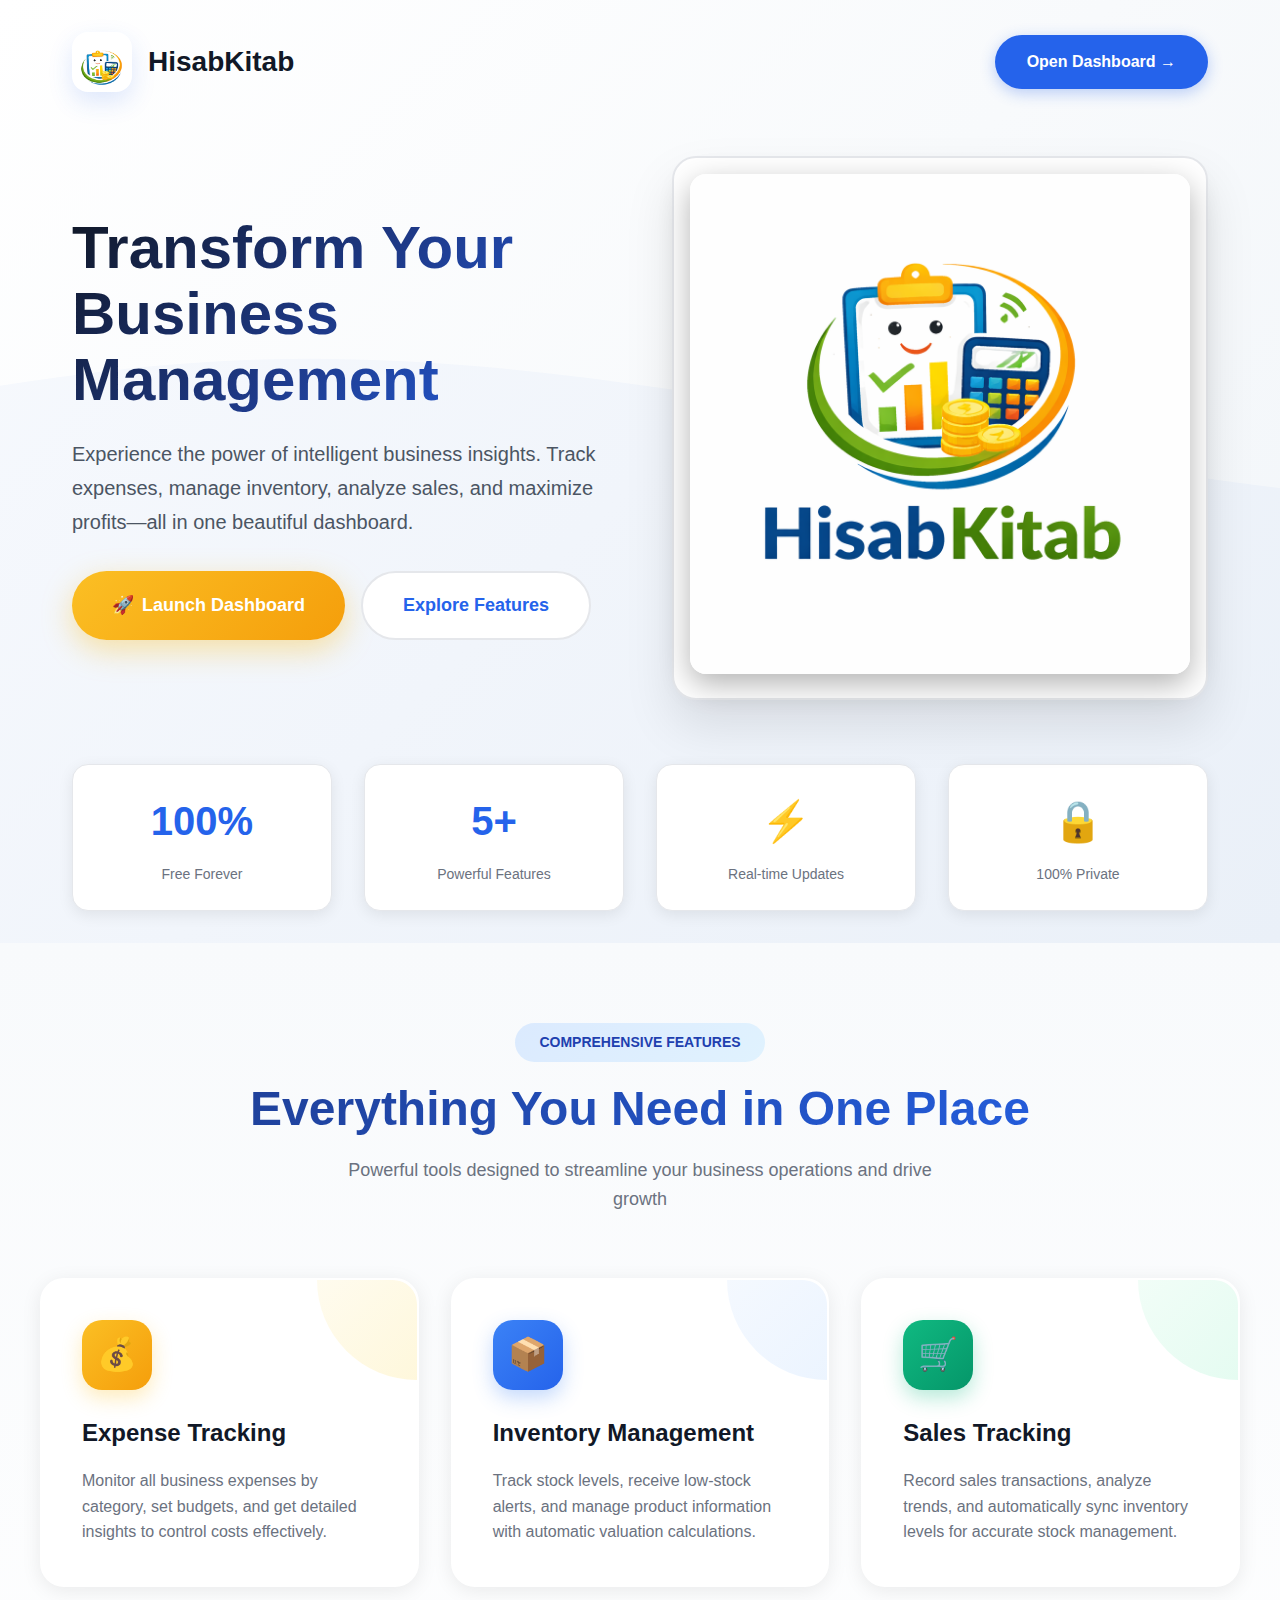
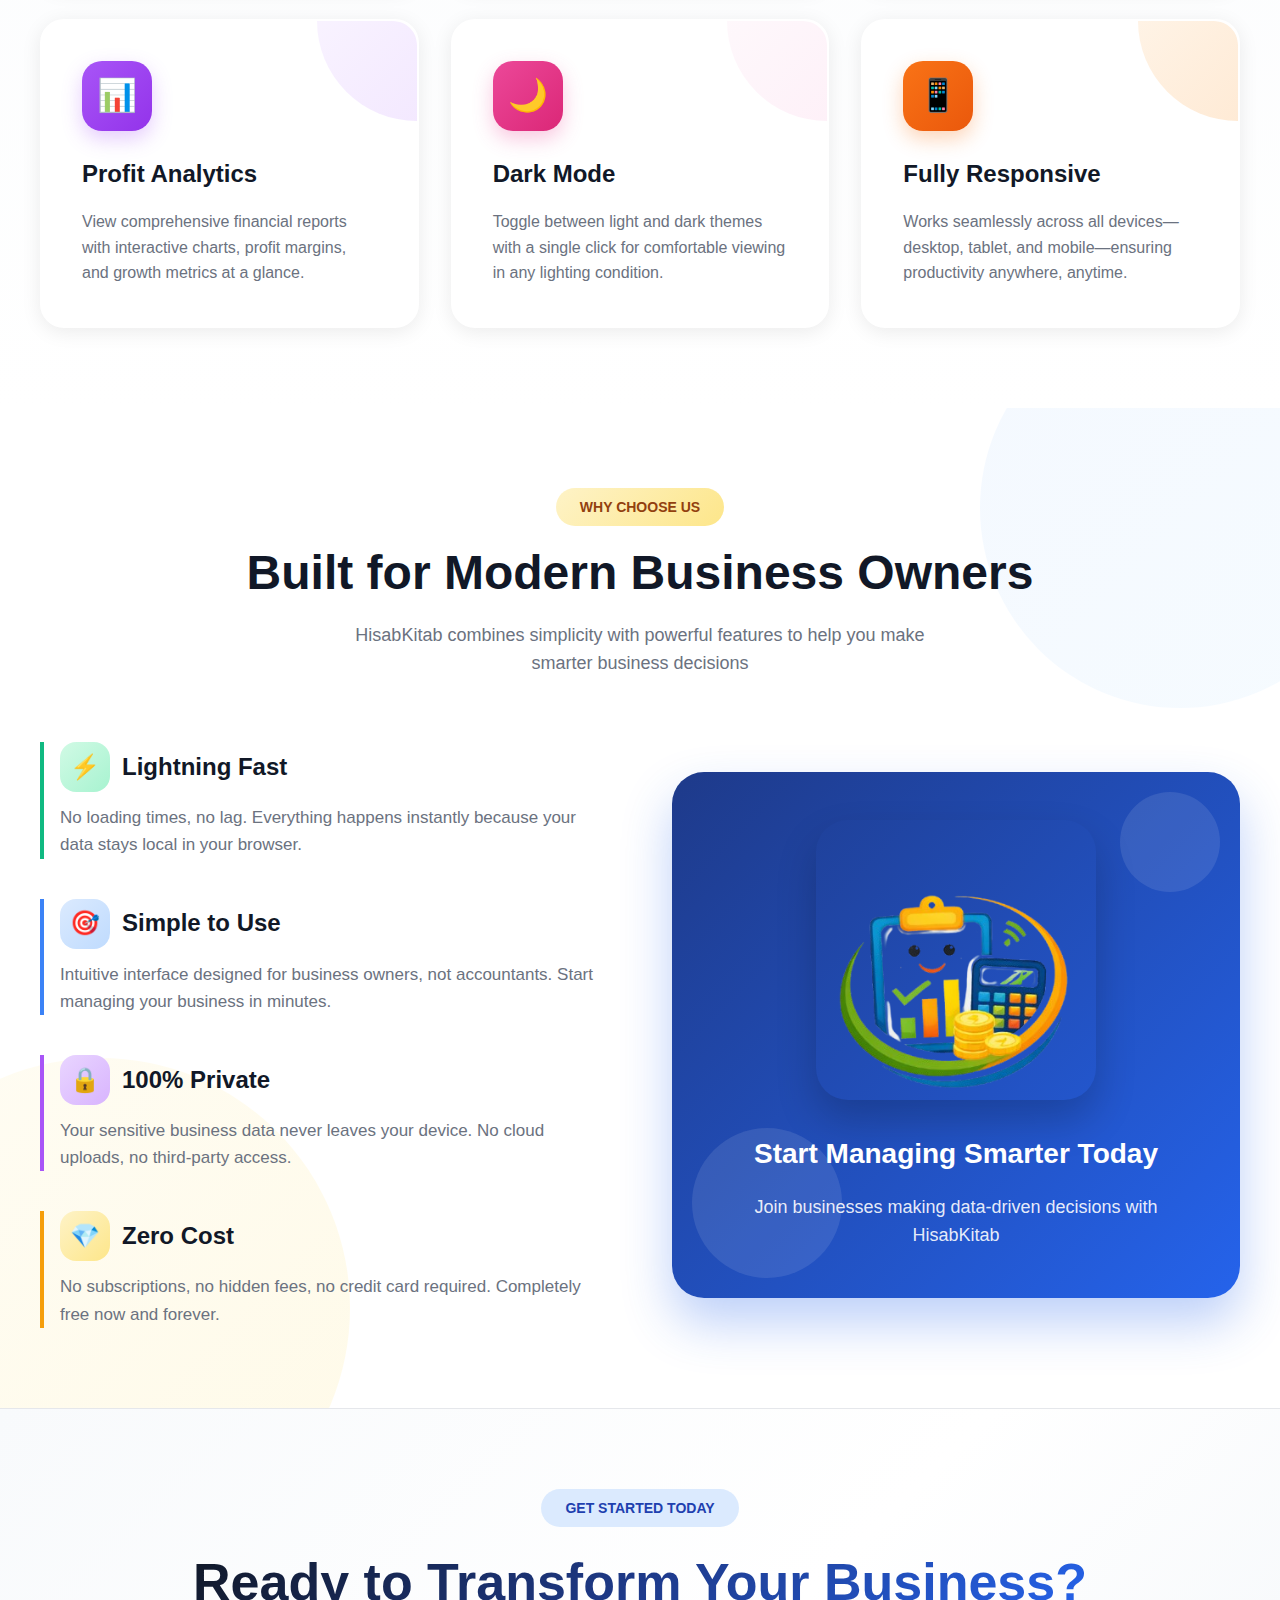
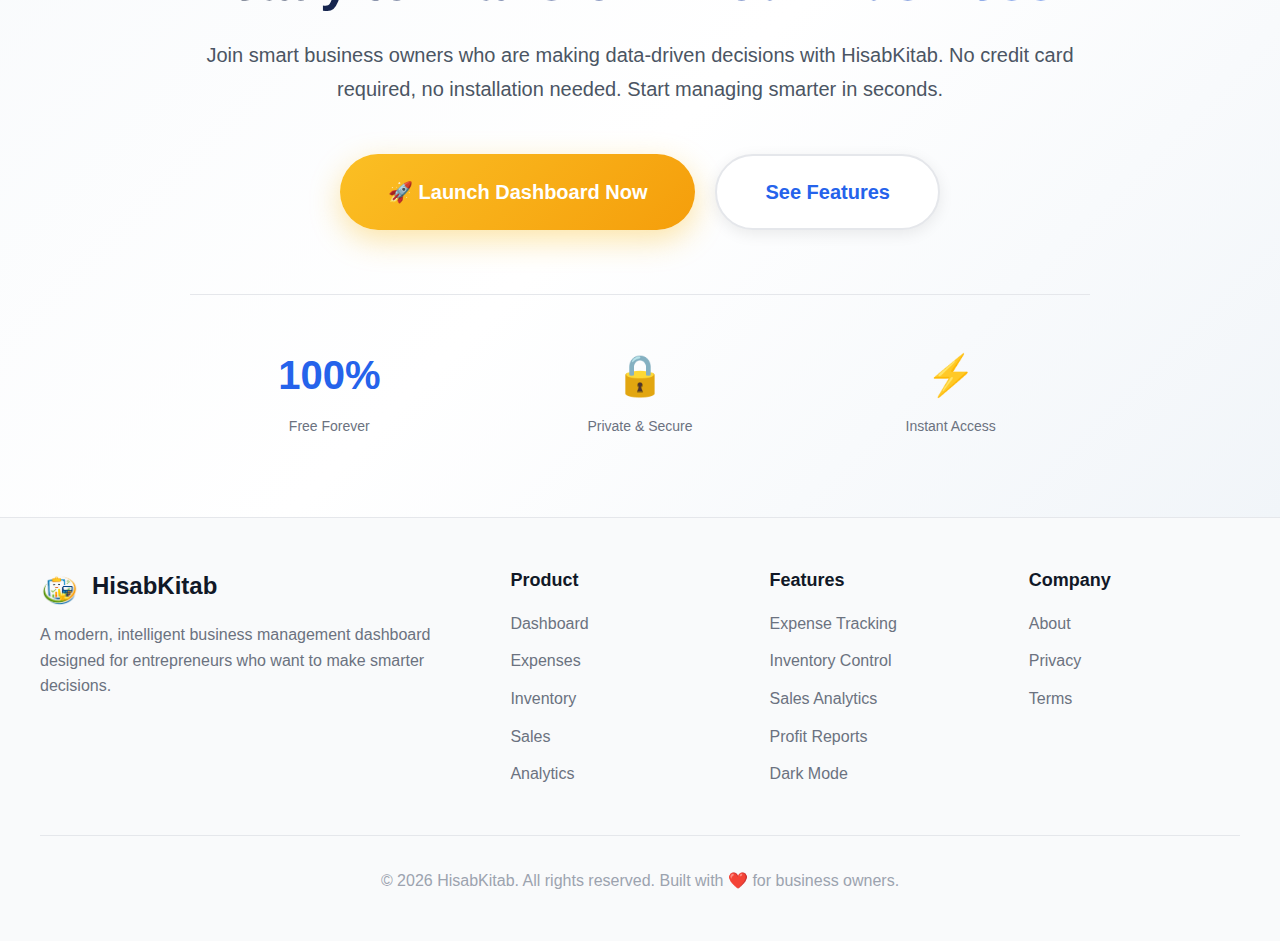
<file: index.html>
<!DOCTYPE html>
<html lang="en">
<head>
  <meta charset="UTF-8">
  <meta name="viewport" content="width=device-width, initial-scale=1.0">
  <title>HisabKitab - Smart Business Management Dashboard</title>
  <link rel="icon" type="image/png" href="assets/logo.png">
  <link rel="stylesheet" href="css/style.css">
  <style>
    @keyframes fadeInUp {
      from {
        opacity: 0;
        transform: translateY(30px);
      }
      to {
        opacity: 1;
        transform: translateY(0);
      }
    }
    
    @keyframes float {
      0%, 100% {
        transform: translateY(0px);
      }
      50% {
        transform: translateY(-20px);
      }
    }
    
    @keyframes gradient {
      0% {
        background-position: 0% 50%;
      }
      50% {
        background-position: 100% 50%;
      }
      100% {
        background-position: 0% 50%;
      }
    }
    
    .hero-section {
      background: linear-gradient(135deg, #ffffff 0%, #f8fafc 50%, #f1f5f9 100%);
      min-height: 100vh;
      display: flex;
      align-items: center;
      color: #111827;
      font-family: -apple-system, BlinkMacSystemFont, 'Segoe UI', Roboto, sans-serif;
      position: relative;
      overflow: hidden;
    }
    
    .hero-section::before {
      content: '';
      position: absolute;
      top: 0;
      left: 0;
      right: 0;
      bottom: 0;
      background: url('data:image/svg+xml,<svg xmlns="http://www.w3.org/2000/svg" viewBox="0 0 1440 320"><path fill="%232563eb" fill-opacity="0.03" d="M0,96L48,112C96,128,192,160,288,160C384,160,480,128,576,122.7C672,117,768,139,864,154.7C960,171,1056,181,1152,165.3C1248,149,1344,107,1392,85.3L1440,64L1440,320L1392,320C1344,320,1248,320,1152,320C1056,320,960,320,864,320C768,320,672,320,576,320C480,320,384,320,288,320C192,320,96,320,48,320L0,320Z"></path></svg>');
      background-size: cover;
      background-position: bottom;
    }
    
    .hero-content {
      max-width: 1200px;
      margin: 0 auto;
      padding: 2rem;
      width: 100%;
      position: relative;
      z-index: 1;
    }
    
    .nav-bar {
      display: flex;
      justify-content: space-between;
      align-items: center;
      margin-bottom: 4rem;
      animation: fadeInUp 0.8s ease;
    }
    
    .brand {
      display: flex;
      align-items: center;
      gap: 1rem;
      font-size: 1.75rem;
      font-weight: 700;
      color: #111827;
    }
    
    .brand img {
      width: 60px;
      height: 60px;
      border-radius: 1rem;
      background: white;
      padding: 5px;
      box-shadow: 0 10px 25px rgba(37, 99, 235, 0.15);
      animation: float 3s ease-in-out infinite;
    }
    
    .cta-primary {
      background: #2563eb;
      color: white;
      padding: 0.875rem 2rem;
      border-radius: 50px;
      font-weight: 600;
      text-decoration: none;
      transition: all 0.3s;
      box-shadow: 0 4px 15px rgba(37, 99, 235, 0.3);
      display: inline-block;
    }
    
    .cta-primary:hover {
      transform: translateY(-2px);
      box-shadow: 0 6px 20px rgba(37, 99, 235, 0.4);
      background: #1d4ed8;
    }
    
    .hero-main {
      display: grid;
      grid-template-columns: 1fr 1fr;
      gap: 4rem;
      align-items: center;
      margin-bottom: 3rem;
    }
    
    .hero-text {
      animation: fadeInUp 1s ease 0.2s backwards;
    }
    
    .hero-text h1 {
      font-size: 3.75rem;
      font-weight: 800;
      margin-bottom: 1.5rem;
      line-height: 1.1;
      background: linear-gradient(135deg, #111827, #1e3a8a, #2563eb);
      -webkit-background-clip: text;
      -webkit-text-fill-color: transparent;
      background-clip: text;
    }
    
    .hero-text p {
      font-size: 1.25rem;
      margin-bottom: 2rem;
      color: #4b5563;
      line-height: 1.7;
    }
    
    .hero-buttons {
      display: flex;
      gap: 1rem;
      flex-wrap: wrap;
    }
    
    .btn-launch {
      background: linear-gradient(135deg, #fbbf24, #f59e0b);
      color: white;
      padding: 1.125rem 2.5rem;
      border-radius: 50px;
      font-weight: 700;
      text-decoration: none;
      transition: all 0.3s;
      box-shadow: 0 10px 30px rgba(251, 191, 36, 0.4);
      font-size: 1.125rem;
      display: inline-flex;
      align-items: center;
      gap: 0.5rem;
    }
    
    .btn-launch:hover {
      transform: translateY(-3px);
      box-shadow: 0 15px 40px rgba(251, 191, 36, 0.5);
    }
    
    .btn-secondary {
      background: white;
      color: #2563eb;
      padding: 1.125rem 2.5rem;
      border-radius: 50px;
      font-weight: 600;
      text-decoration: none;
      border: 2px solid #e5e7eb;
      transition: all 0.3s;
      font-size: 1.125rem;
    }
    
    .btn-secondary:hover {
      background: #f9fafb;
      border-color: #2563eb;
    }
    
    .hero-image {
      animation: fadeInUp 1s ease 0.4s backwards;
      position: relative;
    }
    
    .dashboard-preview {
      background: white;
      border-radius: 1.5rem;
      padding: 1rem;
      border: 2px solid #e5e7eb;
      box-shadow: 0 25px 50px rgba(0,0,0,0.1);
    }
    
    .dashboard-preview img {
      width: 100%;
      border-radius: 1rem;
      box-shadow: 0 10px 30px rgba(0,0,0,0.3);
    }
    
    .stats-bar {
      display: grid;
      grid-template-columns: repeat(4, 1fr);
      gap: 2rem;
      margin-top: 4rem;
      animation: fadeInUp 1.2s ease 0.6s backwards;
    }
    
    .stat-item {
      text-align: center;
      padding: 1.5rem;
      background: white;
      border-radius: 1rem;
      box-shadow: 0 4px 15px rgba(0,0,0,0.08);
      border: 1px solid #e5e7eb;
    }
    
    .stat-number {
      font-size: 2.5rem;
      font-weight: 700;
      display: block;
      margin-bottom: 0.5rem;
      color: #2563eb;
    }
    
    .stat-label {
      color: #6b7280;
      font-size: 0.875rem;
    }
    
    @media (max-width: 768px) {
      .hero-main {
        grid-template-columns: 1fr;
        gap: 2rem;
      }
      
      .hero-text h1 {
        font-size: 2.5rem;
      }
      
      .stats-bar {
        grid-template-columns: repeat(2, 1fr);
      }
      
      .brand {
        font-size: 1.25rem;
      }
      
      .brand img {
        width: 45px;
        height: 45px;
      }
    }
  </style>
</head>
<body>
  <!-- Hero Section -->
  <div class="hero-section">
    <div class="hero-content">
      <!-- Navigation Bar -->
      <nav class="nav-bar">
        <div class="brand">
          <img src="assets/logo.png" alt="HisabKitab Logo">
          HisabKitab
        </div>
        <a href="login.html" class="cta-primary">Open Dashboard →</a>
      </nav>

      <!-- Hero Main Content -->
      <div class="hero-main">
        <div class="hero-text">
          <h1>Transform Your Business Management</h1>
          <p>
            Experience the power of intelligent business insights. Track expenses, manage inventory, analyze sales, and maximize profits—all in one beautiful dashboard.
          </p>
          <div class="hero-buttons">
            <a href="login.html" class="btn-launch">
              <span>🚀</span> Launch Dashboard
            </a>
            <a href="#features" class="btn-secondary">Explore Features</a>
          </div>
        </div>
        
        <div class="hero-image">
          <div class="dashboard-preview">
            <img src="assets/hk.png" alt="HisabKitab Dashboard Interface Preview">
          </div>
        </div>
      </div>
      
      <!-- Stats Bar -->
      <div class="stats-bar">
        <div class="stat-item">
          <span class="stat-number">100%</span>
          <span class="stat-label">Free Forever</span>
        </div>
        <div class="stat-item">
          <span class="stat-number">5+</span>
          <span class="stat-label">Powerful Features</span>
        </div>
        <div class="stat-item">
          <span class="stat-number">⚡</span>
          <span class="stat-label">Real-time Updates</span>
        </div>
        <div class="stat-item">
          <span class="stat-number">🔒</span>
          <span class="stat-label">100% Private</span>
        </div>
      </div>
    </div>
  </div>

  <!-- Features Section -->
  <section id="features" style="padding: 5rem 2rem; background: linear-gradient(180deg, #f8fafc 0%, #ffffff 100%);">
    <div style="max-width: 1200px; margin: 0 auto;">
      <div style="text-align: center; margin-bottom: 4rem;">
        <span style="display: inline-block; padding: 0.5rem 1.5rem; background: linear-gradient(135deg, #dbeafe, #e0f2fe); color: #1e40af; border-radius: 50px; font-weight: 600; font-size: 0.875rem; margin-bottom: 1rem;">COMPREHENSIVE FEATURES</span>
        <h2 style="font-size: 3rem; font-weight: 800; margin-bottom: 1rem; color: #111827; background: linear-gradient(135deg, #1e3a8a, #2563eb); -webkit-background-clip: text; -webkit-text-fill-color: transparent; background-clip: text;">
          Everything You Need in One Place
        </h2>
        <p style="font-size: 1.125rem; color: #6b7280; max-width: 600px; margin: 0 auto;">
          Powerful tools designed to streamline your business operations and drive growth
        </p>
      </div>

      <!-- Feature Grid -->
      <div style="display: grid; grid-template-columns: repeat(auto-fit, minmax(320px, 1fr)); gap: 2rem;">
        <!-- Feature 1 -->
        <div style="background: white; padding: 2.5rem; border-radius: 1.5rem; box-shadow: 0 4px 20px rgba(0, 0, 0, 0.08); transition: all 0.3s; border: 2px solid transparent; position: relative; overflow: hidden;">
          <div style="position: absolute; top: 0; right: 0; width: 100px; height: 100px; background: linear-gradient(135deg, #fef3c7, #fde68a); opacity: 0.3; border-radius: 0 1.5rem 0 100%;"></div>
          <div style="width: 70px; height: 70px; background: linear-gradient(135deg, #fbbf24, #f59e0b); border-radius: 1.25rem; display: flex; align-items: center; justify-content: center; font-size: 2rem; margin-bottom: 1.5rem; box-shadow: 0 8px 20px rgba(251, 191, 36, 0.3);">💰</div>
          <h3 style="font-size: 1.5rem; font-weight: 700; margin-bottom: 1rem; color: #111827;">Expense Tracking</h3>
          <p style="color: #6b7280; margin: 0; line-height: 1.6;">Monitor all business expenses by category, set budgets, and get detailed insights to control costs effectively.</p>
        </div>

        <!-- Feature 2 -->
        <div style="background: white; padding: 2.5rem; border-radius: 1.5rem; box-shadow: 0 4px 20px rgba(0, 0, 0, 0.08); transition: all 0.3s; border: 2px solid transparent; position: relative; overflow: hidden;">
          <div style="position: absolute; top: 0; right: 0; width: 100px; height: 100px; background: linear-gradient(135deg, #dbeafe, #bfdbfe); opacity: 0.3; border-radius: 0 1.5rem 0 100%;"></div>
          <div style="width: 70px; height: 70px; background: linear-gradient(135deg, #3b82f6, #2563eb); border-radius: 1.25rem; display: flex; align-items: center; justify-content: center; font-size: 2rem; margin-bottom: 1.5rem; box-shadow: 0 8px 20px rgba(59, 130, 246, 0.3);">📦</div>
          <h3 style="font-size: 1.5rem; font-weight: 700; margin-bottom: 1rem; color: #111827;">Inventory Management</h3>
          <p style="color: #6b7280; margin: 0; line-height: 1.6;">Track stock levels, receive low-stock alerts, and manage product information with automatic valuation calculations.</p>
        </div>

        <!-- Feature 3 -->
        <div style="background: white; padding: 2.5rem; border-radius: 1.5rem; box-shadow: 0 4px 20px rgba(0, 0, 0, 0.08); transition: all 0.3s; border: 2px solid transparent; position: relative; overflow: hidden;">
          <div style="position: absolute; top: 0; right: 0; width: 100px; height: 100px; background: linear-gradient(135deg, #d1fae5, #a7f3d0); opacity: 0.3; border-radius: 0 1.5rem 0 100%;"></div>
          <div style="width: 70px; height: 70px; background: linear-gradient(135deg, #10b981, #059669); border-radius: 1.25rem; display: flex; align-items: center; justify-content: center; font-size: 2rem; margin-bottom: 1.5rem; box-shadow: 0 8px 20px rgba(16, 185, 129, 0.3);">🛒</div>
          <h3 style="font-size: 1.5rem; font-weight: 700; margin-bottom: 1rem; color: #111827;">Sales Tracking</h3>
          <p style="color: #6b7280; margin: 0; line-height: 1.6;">Record sales transactions, analyze trends, and automatically sync inventory levels for accurate stock management.</p>
        </div>

        <!-- Feature 4 -->
        <div style="background: white; padding: 2.5rem; border-radius: 1.5rem; box-shadow: 0 4px 20px rgba(0, 0, 0, 0.08); transition: all 0.3s; border: 2px solid transparent; position: relative; overflow: hidden;">
          <div style="position: absolute; top: 0; right: 0; width: 100px; height: 100px; background: linear-gradient(135deg, #e9d5ff, #d8b4fe); opacity: 0.3; border-radius: 0 1.5rem 0 100%;"></div>
          <div style="width: 70px; height: 70px; background: linear-gradient(135deg, #a855f7, #9333ea); border-radius: 1.25rem; display: flex; align-items: center; justify-content: center; font-size: 2rem; margin-bottom: 1.5rem; box-shadow: 0 8px 20px rgba(168, 85, 247, 0.3);">📊</div>
          <h3 style="font-size: 1.5rem; font-weight: 700; margin-bottom: 1rem; color: #111827;">Profit Analytics</h3>
          <p style="color: #6b7280; margin: 0; line-height: 1.6;">View comprehensive financial reports with interactive charts, profit margins, and growth metrics at a glance.</p>
        </div>

        <!-- Feature 5 -->
        <div style="background: white; padding: 2.5rem; border-radius: 1.5rem; box-shadow: 0 4px 20px rgba(0, 0, 0, 0.08); transition: all 0.3s; border: 2px solid transparent; position: relative; overflow: hidden;">
          <div style="position: absolute; top: 0; right: 0; width: 100px; height: 100px; background: linear-gradient(135deg, #fce7f3, #fbcfe8); opacity: 0.3; border-radius: 0 1.5rem 0 100%;"></div>
          <div style="width: 70px; height: 70px; background: linear-gradient(135deg, #ec4899, #db2777); border-radius: 1.25rem; display: flex; align-items: center; justify-content: center; font-size: 2rem; margin-bottom: 1.5rem; box-shadow: 0 8px 20px rgba(236, 72, 153, 0.3);">🌙</div>
          <h3 style="font-size: 1.5rem; font-weight: 700; margin-bottom: 1rem; color: #111827;">Dark Mode</h3>
          <p style="color: #6b7280; margin: 0; line-height: 1.6;">Toggle between light and dark themes with a single click for comfortable viewing in any lighting condition.</p>
        </div>

        <!-- Feature 6 -->
        <div style="background: white; padding: 2.5rem; border-radius: 1.5rem; box-shadow: 0 4px 20px rgba(0, 0, 0, 0.08); transition: all 0.3s; border: 2px solid transparent; position: relative; overflow: hidden;">
          <div style="position: absolute; top: 0; right: 0; width: 100px; height: 100px; background: linear-gradient(135deg, #fed7aa, #fdba74); opacity: 0.3; border-radius: 0 1.5rem 0 100%;"></div>
          <div style="width: 70px; height: 70px; background: linear-gradient(135deg, #f97316, #ea580c); border-radius: 1.25rem; display: flex; align-items: center; justify-content: center; font-size: 2rem; margin-bottom: 1.5rem; box-shadow: 0 8px 20px rgba(249, 115, 22, 0.3);">📱</div>
          <h3 style="font-size: 1.5rem; font-weight: 700; margin-bottom: 1rem; color: #111827;">Fully Responsive</h3>
          <p style="color: #6b7280; margin: 0; line-height: 1.6;">Works seamlessly across all devices—desktop, tablet, and mobile—ensuring productivity anywhere, anytime.</p>
        </div>
      </div>
    </div>
  </section>

  <!-- Benefits Section -->
  <section style="padding: 5rem 2rem; background: white; position: relative; overflow: hidden;">
    <div style="position: absolute; top: -100px; right: -100px; width: 400px; height: 400px; background: linear-gradient(135deg, #dbeafe, #e0f2fe); border-radius: 50%; opacity: 0.3; z-index: 0;"></div>
    <div style="position: absolute; bottom: -150px; left: -150px; width: 500px; height: 500px; background: linear-gradient(135deg, #fef3c7, #fde68a); border-radius: 50%; opacity: 0.2; z-index: 0;"></div>
    
    <div style="max-width: 1200px; margin: 0 auto; position: relative; z-index: 1;">
      <div style="text-align: center; margin-bottom: 4rem;">
        <span style="display: inline-block; padding: 0.5rem 1.5rem; background: linear-gradient(135deg, #fef3c7, #fde68a); color: #92400e; border-radius: 50px; font-weight: 600; font-size: 0.875rem; margin-bottom: 1rem;">WHY CHOOSE US</span>
        <h2 style="font-size: 3rem; font-weight: 800; margin-bottom: 1rem; color: #111827;">
          Built for Modern Business Owners
        </h2>
        <p style="font-size: 1.125rem; color: #6b7280; max-width: 600px; margin: 0 auto;">
          HisabKitab combines simplicity with powerful features to help you make smarter business decisions
        </p>
      </div>

      <div style="display: grid; grid-template-columns: 1fr 1fr; gap: 4rem; align-items: center;">
        <!-- Benefits List -->
        <div>
          <div style="margin-bottom: 2.5rem; padding-left: 1rem; border-left: 4px solid #10b981;">
            <div style="display: flex; align-items: center; gap: 0.75rem; margin-bottom: 0.75rem;">
              <div style="width: 50px; height: 50px; background: linear-gradient(135deg, #d1fae5, #a7f3d0); border-radius: 1rem; display: flex; align-items: center; justify-content: center; font-size: 1.5rem;">⚡</div>
              <h3 style="font-size: 1.5rem; font-weight: 700; color: #111827; margin: 0;">Lightning Fast</h3>
            </div>
            <p style="color: #6b7280; margin: 0; font-size: 1.0625rem; line-height: 1.6;">No loading times, no lag. Everything happens instantly because your data stays local in your browser.</p>
          </div>

          <div style="margin-bottom: 2.5rem; padding-left: 1rem; border-left: 4px solid #3b82f6;">
            <div style="display: flex; align-items: center; gap: 0.75rem; margin-bottom: 0.75rem;">
              <div style="width: 50px; height: 50px; background: linear-gradient(135deg, #dbeafe, #bfdbfe); border-radius: 1rem; display: flex; align-items: center; justify-content: center; font-size: 1.5rem;">🎯</div>
              <h3 style="font-size: 1.5rem; font-weight: 700; color: #111827; margin: 0;">Simple to Use</h3>
            </div>
            <p style="color: #6b7280; margin: 0; font-size: 1.0625rem; line-height: 1.6;">Intuitive interface designed for business owners, not accountants. Start managing your business in minutes.</p>
          </div>

          <div style="margin-bottom: 2.5rem; padding-left: 1rem; border-left: 4px solid #a855f7;">
            <div style="display: flex; align-items: center; gap: 0.75rem; margin-bottom: 0.75rem;">
              <div style="width: 50px; height: 50px; background: linear-gradient(135deg, #e9d5ff, #d8b4fe); border-radius: 1rem; display: flex; align-items: center; justify-content: center; font-size: 1.5rem;">🔒</div>
              <h3 style="font-size: 1.5rem; font-weight: 700; color: #111827; margin: 0;">100% Private</h3>
            </div>
            <p style="color: #6b7280; margin: 0; font-size: 1.0625rem; line-height: 1.6;">Your sensitive business data never leaves your device. No cloud uploads, no third-party access.</p>
          </div>

          <div style="padding-left: 1rem; border-left: 4px solid #f59e0b;">
            <div style="display: flex; align-items: center; gap: 0.75rem; margin-bottom: 0.75rem;">
              <div style="width: 50px; height: 50px; background: linear-gradient(135deg, #fef3c7, #fde68a); border-radius: 1rem; display: flex; align-items: center; justify-content: center; font-size: 1.5rem;">💎</div>
              <h3 style="font-size: 1.5rem; font-weight: 700; color: #111827; margin: 0;">Zero Cost</h3>
            </div>
            <p style="color: #6b7280; margin: 0; font-size: 1.0625rem; line-height: 1.6;">No subscriptions, no hidden fees, no credit card required. Completely free now and forever.</p>
          </div>
        </div>

        <!-- Benefits Visual -->
        <div style="background: linear-gradient(135deg, #1e3a8a, #2563eb); border-radius: 2rem; padding: 3rem; text-align: center; min-height: 500px; display: flex; flex-direction: column; align-items: center; justify-content: center; box-shadow: 0 25px 50px rgba(37, 99, 235, 0.3); position: relative; overflow: hidden;">
          <div style="position: absolute; top: 20px; right: 20px; width: 100px; height: 100px; background: rgba(255, 255, 255, 0.1); border-radius: 50%;"></div>
          <div style="position: absolute; bottom: 20px; left: 20px; width: 150px; height: 150px; background: rgba(255, 255, 255, 0.1); border-radius: 50%;"></div>
          
          <img src="assets/logo.png" alt="HisabKitab Business Analytics Visualization" style="width: 280px; height: 280px; border-radius: 2rem; margin-bottom: 2rem; box-shadow: 0 20px 40px rgba(0,0,0,0.2); position: relative; z-index: 1;">
          
          <div style="position: relative; z-index: 1;">
            <h3 style="color: white; font-size: 1.75rem; font-weight: 700; margin-bottom: 1rem;">Start Managing Smarter Today</h3>
            <p style="color: rgba(255, 255, 255, 0.9); font-size: 1.125rem; margin: 0;">Join businesses making data-driven decisions with HisabKitab</p>
          </div>
        </div>
      </div>
    </div>
  </section>

  <!-- CTA Section -->
  <section style="padding: 5rem 2rem; background: linear-gradient(135deg, #f8fafc 0%, #ffffff 50%, #f1f5f9 100%); color: #111827; position: relative; overflow: hidden; border-top: 1px solid #e5e7eb;">
    <div style="position: absolute; top: 0; left: 0; right: 0; bottom: 0; background: url('data:image/svg+xml,<svg xmlns=\"http://www.w3.org/2000/svg\" viewBox=\"0 0 1440 320\"><path fill=\"%232563eb\" fill-opacity=\"0.03\" d=\"M0,96L48,112C96,128,192,160,288,160C384,160,480,128,576,112C672,96,768,96,864,112C960,128,1056,160,1152,160C1248,160,1344,128,1392,112L1440,96L1440,320L1392,320C1344,320,1248,320,1152,320C1056,320,960,320,864,320C768,320,672,320,576,320C480,320,384,320,288,320C192,320,96,320,48,320L0,320Z\"></path></svg></div>
    
    <div style="max-width: 900px; margin: 0 auto; text-align: center; position: relative; z-index: 1;">
      <div style="display: inline-block; padding: 0.5rem 1.5rem; background: #dbeafe; color: #1e40af; border-radius: 50px; font-weight: 600; font-size: 0.875rem; margin-bottom: 1.5rem;">GET STARTED TODAY</div>
      
      <h2 style="font-size: 3.25rem; font-weight: 800; margin-bottom: 1.5rem; line-height: 1.2; background: linear-gradient(135deg, #111827, #1e3a8a, #2563eb); -webkit-background-clip: text; -webkit-text-fill-color: transparent; background-clip: text;">
        Ready to Transform Your Business?
      </h2>
      
      <p style="font-size: 1.25rem; margin-bottom: 3rem; color: #4b5563; line-height: 1.7;">
        Join smart business owners who are making data-driven decisions with HisabKitab. No credit card required, no installation needed. Start managing smarter in seconds.
      </p>
      
      <div style="display: flex; gap: 1.25rem; justify-content: center; flex-wrap: wrap; margin-bottom: 3rem;">
        <a href="dashboard.html" style="background: linear-gradient(135deg, #fbbf24, #f59e0b); color: white; padding: 1.25rem 3rem; border-radius: 50px; font-weight: 700; text-decoration: none; transition: all 0.3s; box-shadow: 0 10px 30px rgba(251, 191, 36, 0.4); font-size: 1.25rem; display: inline-flex; align-items: center; gap: 0.75rem;">
          🚀 Launch Dashboard Now
        </a>
        <a href="#features" style="background: white; color: #2563eb; padding: 1.25rem 3rem; border-radius: 50px; font-weight: 600; text-decoration: none; border: 2px solid #e5e7eb; transition: all 0.3s; font-size: 1.25rem; box-shadow: 0 4px 15px rgba(0,0,0,0.08);">
          See Features
        </a>
      </div>
      
      <!-- Trust Indicators -->
      <div style="display: grid; grid-template-columns: repeat(3, 1fr); gap: 2rem; margin-top: 4rem; padding-top: 3rem; border-top: 1px solid #e5e7eb;">
        <div>
          <div style="font-size: 2.5rem; font-weight: 700; margin-bottom: 0.5rem; color: #2563eb;">100%</div>
          <div style="color: #6b7280; font-size: 0.875rem;">Free Forever</div>
        </div>
        <div>
          <div style="font-size: 2.5rem; font-weight: 700; margin-bottom: 0.5rem;">🔒</div>
          <div style="color: #6b7280; font-size: 0.875rem;">Private & Secure</div>
        </div>
        <div>
          <div style="font-size: 2.5rem; font-weight: 700; margin-bottom: 0.5rem;">⚡</div>
          <div style="color: #6b7280; font-size: 0.875rem;">Instant Access</div>
        </div>
      </div>
    </div>
  </section>

  <!-- Footer -->
  <footer style="padding: 3rem 2rem; background: #f9fafb; color: #6b7280; border-top: 1px solid #e5e7eb;">
    <div style="max-width: 1200px; margin: 0 auto;">
      <div style="display: grid; grid-template-columns: 2fr 1fr 1fr 1fr; gap: 3rem; margin-bottom: 3rem;">
        <!-- Brand -->
        <div>
          <div style="display: flex; align-items: center; gap: 0.75rem; margin-bottom: 1rem;">
            <img src="assets/logo.png" alt="HisabKitab" style="width: 40px; height: 40px; border-radius: 0.5rem;">
            <span style="font-size: 1.5rem; font-weight: 700; color: #111827;">HisabKitab</span>
          </div>
          <p style="color: #6b7280; margin: 0; line-height: 1.6;">
            A modern, intelligent business management dashboard designed for entrepreneurs who want to make smarter decisions.
          </p>
        </div>
        
        <!-- Quick Links -->
        <div>
          <h4 style="color: #111827; font-weight: 600; margin-bottom: 1rem;">Product</h4>
          <ul style="list-style: none; padding: 0; margin: 0;">
            <li style="margin-bottom: 0.75rem;"><a href="dashboard.html" style="color: #6b7280; text-decoration: none; transition: color 0.3s;">Dashboard</a></li>
            <li style="margin-bottom: 0.75rem;"><a href="expenses.html" style="color: #6b7280; text-decoration: none; transition: color 0.3s;">Expenses</a></li>
            <li style="margin-bottom: 0.75rem;"><a href="inventory.html" style="color: #6b7280; text-decoration: none; transition: color 0.3s;">Inventory</a></li>
            <li style="margin-bottom: 0.75rem;"><a href="sales.html" style="color: #6b7280; text-decoration: none; transition: color 0.3s;">Sales</a></li>
            <li><a href="analytics.html" style="color: #6b7280; text-decoration: none; transition: color 0.3s;">Analytics</a></li>
          </ul>
        </div>
        
        <!-- Features -->
        <div>
          <h4 style="color: #111827; font-weight: 600; margin-bottom: 1rem;">Features</h4>
          <ul style="list-style: none; padding: 0; margin: 0;">
            <li style="margin-bottom: 0.75rem;"><span style="color: #6b7280;">Expense Tracking</span></li>
            <li style="margin-bottom: 0.75rem;"><span style="color: #6b7280;">Inventory Control</span></li>
            <li style="margin-bottom: 0.75rem;"><span style="color: #6b7280;">Sales Analytics</span></li>
            <li style="margin-bottom: 0.75rem;"><span style="color: #6b7280;">Profit Reports</span></li>
            <li><span style="color: #6b7280;">Dark Mode</span></li>
          </ul>
        </div>
        
        <!-- Company -->
        <div>
          <h4 style="color: #111827; font-weight: 600; margin-bottom: 1rem;">Company</h4>
          <ul style="list-style: none; padding: 0; margin: 0;">
            <li style="margin-bottom: 0.75rem;"><a href="#features" style="color: #6b7280; text-decoration: none; transition: color 0.3s;">About</a></li>
            <li style="margin-bottom: 0.75rem;"><a href="#features" style="color: #6b7280; text-decoration: none; transition: color 0.3s;">Privacy</a></li>
            <li><a href="#features" style="color: #6b7280; text-decoration: none; transition: color 0.3s;">Terms</a></li>
          </ul>
        </div>
      </div>
      
      <!-- Copyright -->
      <div style="padding-top: 2rem; border-top: 1px solid #e5e7eb; text-align: center;">
        <p style="margin: 0; color: #9ca3af;">
          © 2026 HisabKitab. All rights reserved. Built with ❤️ for business owners.
        </p>
      </div>
    </div>
  </footer>
</body>
</html>
</file>
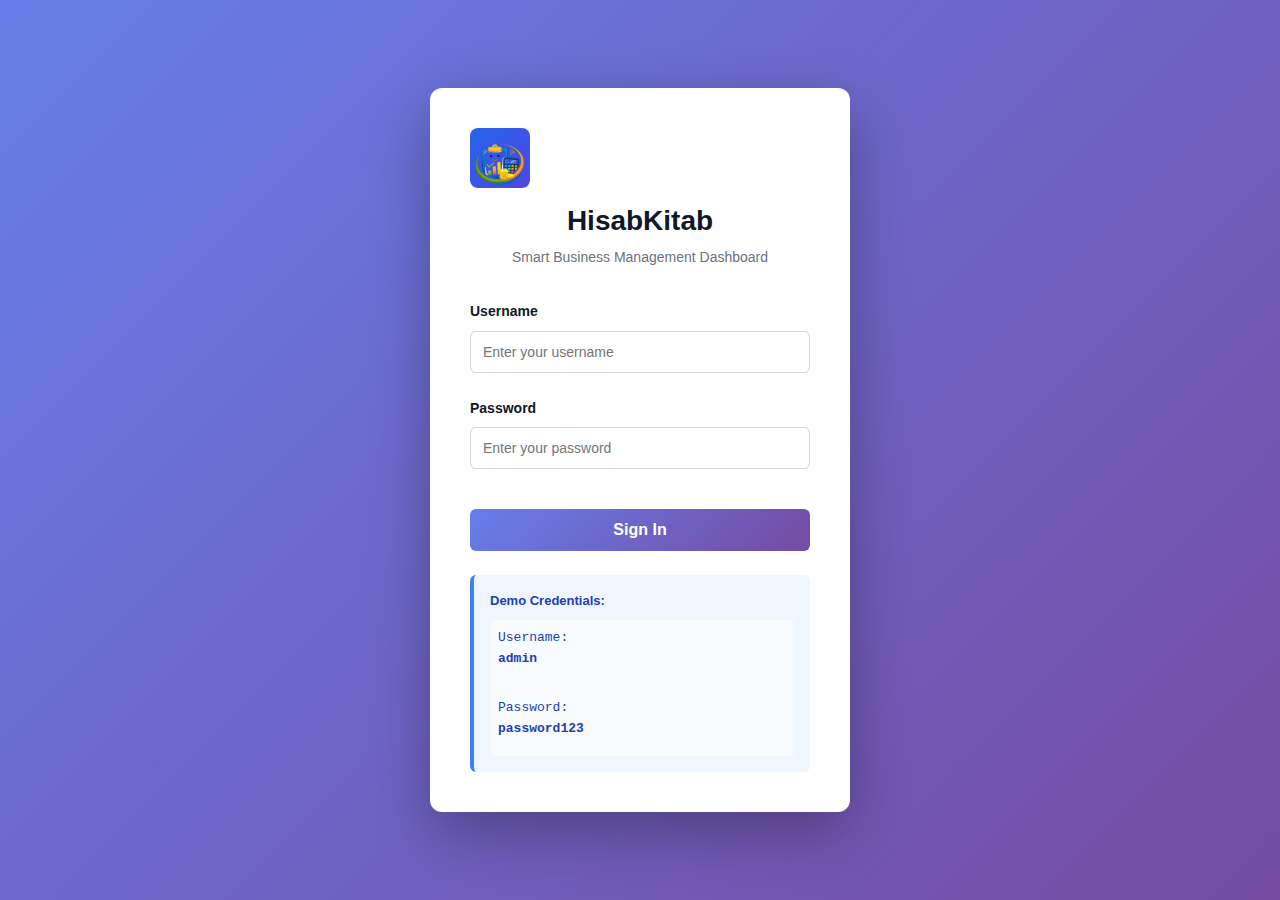
<file: login.html>
<!DOCTYPE html>
<html lang="en">
<head>
  <meta charset="UTF-8">
  <meta name="viewport" content="width=device-width, initial-scale=1.0">
  <title>Login - HisabKitab</title>
  <link rel="icon" type="image/png" href="assets/logo.png">
  <link rel="stylesheet" href="css/style.css">
  <style>
    .login-container {
      min-height: 100vh;
      display: flex;
      justify-content: center;
      align-items: center;
      background: linear-gradient(135deg, #667eea 0%, #764ba2 100%);
      font-family: -apple-system, BlinkMacSystemFont, 'Segoe UI', Roboto, sans-serif;
    }

    .login-box {
      background: white;
      padding: 2.5rem;
      border-radius: 12px;
      box-shadow: 0 20px 60px rgba(0, 0, 0, 0.3);
      width: 100%;
      max-width: 420px;
      animation: slideUp 0.5s ease-out;
    }

    @keyframes slideUp {
      from {
        opacity: 0;
        transform: translateY(30px);
      }
      to {
        opacity: 1;
        transform: translateY(0);
      }
    }

    .login-header {
      text-align: center;
      margin-bottom: 2rem;
    }

    .login-header .brand-icon {
      width: 60px;
      height: 60px;
      margin-bottom: 1rem;
      border-radius: 8px;
    }

    .login-header h1 {
      color: #111827;
      margin: 0;
      font-size: 28px;
      font-weight: 700;
    }

    .login-header p {
      color: #6b7280;
      margin: 0.5rem 0 0 0;
      font-size: 14px;
    }

    .form-group {
      margin-bottom: 1.5rem;
    }

    .form-group label {
      display: block;
      color: #111827;
      font-weight: 600;
      margin-bottom: 0.5rem;
      font-size: 14px;
    }

    .form-group input {
      width: 100%;
      padding: 0.75rem;
      border: 1px solid #d1d5db;
      border-radius: 6px;
      font-size: 14px;
      transition: all 0.3s ease;
      box-sizing: border-box;
    }

    .form-group input:focus {
      outline: none;
      border-color: #667eea;
      box-shadow: 0 0 0 3px rgba(102, 126, 234, 0.1);
    }

    .login-btn {
      width: 100%;
      padding: 0.75rem;
      background: linear-gradient(135deg, #667eea 0%, #764ba2 100%);
      color: white;
      border: none;
      border-radius: 6px;
      font-size: 16px;
      font-weight: 600;
      cursor: pointer;
      transition: all 0.3s ease;
      margin-top: 1rem;
    }

    .login-btn:hover {
      transform: translateY(-2px);
      box-shadow: 0 10px 25px rgba(102, 126, 234, 0.3);
    }

    .login-btn:active {
      transform: translateY(0);
    }

    .error-message {
      color: #ef4444;
      background-color: #fee2e2;
      padding: 0.75rem;
      border-radius: 6px;
      margin-bottom: 1.5rem;
      font-size: 14px;
      display: none;
      border-left: 4px solid #ef4444;
    }

    .success-message {
      color: #10b981;
      background-color: #d1fae5;
      padding: 0.75rem;
      border-radius: 6px;
      margin-bottom: 1.5rem;
      font-size: 14px;
      display: none;
      border-left: 4px solid #10b981;
    }

    .demo-info {
      background-color: #eff6ff;
      border-left: 4px solid #3b82f6;
      padding: 1rem;
      border-radius: 6px;
      margin-top: 1.5rem;
      font-size: 13px;
      color: #1e40af;
    }

    .demo-info strong {
      display: block;
      margin-bottom: 0.5rem;
    }

    .demo-credentials {
      font-family: 'Courier New', monospace;
      background-color: rgba(255, 255, 255, 0.5);
      padding: 0.5rem;
      border-radius: 4px;
      margin-top: 0.5rem;
    }

    body.dark-mode .login-box {
      background: #1f2937;
    }

    body.dark-mode .login-header h1 {
      color: #f3f4f6;
    }

    body.dark-mode .login-header p {
      color: #9ca3af;
    }

    body.dark-mode .form-group label {
      color: #f3f4f6;
    }

    body.dark-mode .form-group input {
      background: #374151;
      color: #f3f4f6;
      border-color: #4b5563;
    }

    body.dark-mode .form-group input:focus {
      border-color: #667eea;
      box-shadow: 0 0 0 3px rgba(102, 126, 234, 0.2);
    }

    body.dark-mode .demo-info {
      background-color: rgba(59, 130, 246, 0.1);
      color: #93c5fd;
      border-color: #667eea;
    }

    @media (max-width: 480px) {
      .login-box {
        padding: 1.5rem;
        margin: 1rem;
      }

      .login-header h1 {
        font-size: 24px;
      }
    }
  </style>
</head>
<body>
  <div class="login-container">
    <div class="login-box">
      <div class="login-header">
        <img src="assets/logo.png" alt="HisabKitab Logo" class="brand-icon">
        <h1>HisabKitab</h1>
        <p>Smart Business Management Dashboard</p>
      </div>

      <form id="loginForm">
        <div class="error-message" id="errorMessage"></div>
        <div class="success-message" id="successMessage"></div>

        <div class="form-group">
          <label for="username">Username</label>
          <input type="text" id="username" name="username" placeholder="Enter your username" required>
        </div>

        <div class="form-group">
          <label for="password">Password</label>
          <input type="password" id="password" name="password" placeholder="Enter your password" required>
        </div>

        <button type="submit" class="login-btn">Sign In</button>
      </form>

      <div class="demo-info">
        <strong>Demo Credentials:</strong>
        <div class="demo-credentials">
          Username: <strong>admin</strong><br>
          Password: <strong>password123</strong>
        </div>
      </div>
    </div>
  </div>

  <script>
    // Check if already logged in
    if (localStorage.getItem('isLoggedIn') === 'true') {
      window.location.href = 'dashboard.html';
    }

    const loginForm = document.getElementById('loginForm');
    const errorMessage = document.getElementById('errorMessage');
    const successMessage = document.getElementById('successMessage');

    // Default credentials for demo
    const defaultUsername = 'admin';
    const defaultPassword = 'password123';

    loginForm.addEventListener('submit', function(e) {
      e.preventDefault();

      const username = document.getElementById('username').value.trim();
      const password = document.getElementById('password').value;

      // Clear messages
      errorMessage.style.display = 'none';
      successMessage.style.display = 'none';

      // Simple validation
      if (!username || !password) {
        errorMessage.textContent = 'Please fill in all fields';
        errorMessage.style.display = 'block';
        return;
      }

      // Check credentials
      if (username === defaultUsername && password === defaultPassword) {
        successMessage.textContent = 'Login successful! Redirecting...';
        successMessage.style.display = 'block';

        // Store login info
        localStorage.setItem('isLoggedIn', 'true');
        localStorage.setItem('username', username);

        // Redirect after a brief delay
        setTimeout(() => {
          window.location.href = 'dashboard.html';
        }, 500);
      } else {
        errorMessage.textContent = 'Invalid username or password. Use admin / password123';
        errorMessage.style.display = 'block';
      }
    });

    // Allow Enter key to submit
    document.getElementById('password').addEventListener('keypress', function(e) {
      if (e.key === 'Enter') {
        loginForm.dispatchEvent(new Event('submit'));
      }
    });

    // Check for dark mode preference
    if (localStorage.getItem('darkMode') === 'enabled') {
      document.body.classList.add('dark-mode');
    }
  </script>
</body>
</html>
</file>
<file: css/style.css>
/* ========================================
   BizPulse - Professional SaaS Dashboard
   Modern, Clean, Responsive Design
   ======================================== */

/* ========== CSS Variables & Root Styles ========== */
:root {
  /* Color Palette */
  --primary: #2563eb;
  --primary-hover: #1d4ed8;
  --primary-light: #dbeafe;
  --secondary: #4f46e5;
  --accent: #ec4899;
  --success: #10b981;
  --warning: #f59e0b;
  --danger: #ef4444;
  --dark: #1f2937;
  --dark-light: #374151;
  --gray-100: #f3f4f6;
  --gray-200: #e5e7eb;
  --gray-300: #d1d5db;
  --gray-400: #9ca3af;
  --gray-500: #6b7280;
  --gray-600: #4b5563;
  --gray-700: #374151;
  --text-primary: #111827;
  --text-secondary: #6b7280;
  --border-color: #e5e7eb;
  --bg-primary: #ffffff;
  --bg-secondary: #f9fafb;
  --shadow-sm: 0 1px 2px 0 rgba(0, 0, 0, 0.05);
  --shadow-md: 0 4px 6px -1px rgba(0, 0, 0, 0.1);
  --shadow-lg: 0 10px 15px -3px rgba(0, 0, 0, 0.1);
  --shadow-xl: 0 20px 25px -5px rgba(0, 0, 0, 0.1);
  
  /* Dark Mode Colors */
  --dark-bg-primary: #111827;
  --dark-bg-secondary: #1f2937;
  --dark-text-primary: #f3f4f6;
  --dark-text-secondary: #d1d5db;
  --dark-border-color: #374151;
  
  /* Spacing */
  --spacing-xs: 0.25rem;
  --spacing-sm: 0.5rem;
  --spacing-md: 1rem;
  --spacing-lg: 1.5rem;
  --spacing-xl: 2rem;
  --spacing-2xl: 3rem;
  
  /* Border Radius */
  --radius-sm: 0.375rem;
  --radius-md: 0.5rem;
  --radius-lg: 0.75rem;
  --radius-xl: 1rem;
  --radius-2xl: 1.5rem;
  
  /* Typography */
  --font-family: -apple-system, BlinkMacSystemFont, 'Segoe UI', Roboto, Oxygen, Ubuntu, Cantarell, sans-serif;
  --font-size-xs: 0.75rem;
  --font-size-sm: 0.875rem;
  --font-size-base: 1rem;
  --font-size-lg: 1.125rem;
  --font-size-xl: 1.25rem;
  --font-size-2xl: 1.5rem;
  --font-size-3xl: 1.875rem;
  --font-size-4xl: 2.25rem;
  
  /* Transitions */
  --transition: all 0.3s cubic-bezier(0.4, 0, 0.2, 1);
  
  /* Z-index */
  --z-sidebar: 100;
  --z-modal: 200;
  --z-toast: 300;
}

/* Dark Mode Support */
body.dark-mode {
  --text-primary: var(--dark-text-primary);
  --text-secondary: var(--dark-text-secondary);
  --bg-primary: var(--dark-bg-primary);
  --bg-secondary: var(--dark-bg-secondary);
  --border-color: var(--dark-border-color);
}

/* ========== Global Styles ========== */
* {
  margin: 0;
  padding: 0;
  box-sizing: border-box;
}

html {
  scroll-behavior: smooth;
  font-size: 16px;
}

body {
  font-family: var(--font-family);
  font-size: var(--font-size-base);
  color: var(--text-primary);
  background-color: var(--bg-secondary);
  line-height: 1.6;
  transition: var(--transition);
}

/* ========== Typography ========== */
h1 {
  font-size: var(--font-size-3xl);
  font-weight: 700;
  line-height: 1.2;
  margin-bottom: var(--spacing-md);
}

h2 {
  font-size: var(--font-size-2xl);
  font-weight: 600;
  line-height: 1.3;
  margin-bottom: var(--spacing-md);
}

h3 {
  font-size: var(--font-size-xl);
  font-weight: 600;
  margin-bottom: var(--spacing-sm);
}

h4 {
  font-size: var(--font-size-lg);
  font-weight: 600;
  margin-bottom: var(--spacing-sm);
}

p {
  color: var(--text-secondary);
  margin-bottom: var(--spacing-md);
}

a {
  color: var(--primary);
  text-decoration: none;
  transition: var(--transition);
}

a:hover {
  color: var(--primary-hover);
  text-decoration: underline;
}

/* ========== Layout Container ========== */
.container {
  display: flex;
  min-height: 100vh;
  background-color: var(--bg-secondary);
}

.main-content {
  flex: 1;
  overflow-y: auto;
  background-color: var(--bg-secondary);
}

/* ========== Sidebar Navigation ========== */
.sidebar {
  width: 280px;
  background-color: var(--bg-primary);
  border-right: 1px solid var(--border-color);
  padding: var(--spacing-xl);
  position: fixed;
  left: 0;
  top: 0;
  height: 100vh;
  overflow-y: auto;
  z-index: var(--z-sidebar);
  transition: var(--transition);
  box-shadow: var(--shadow-sm);
}

.sidebar.collapsed {
  width: 80px;
  padding: var(--spacing-md);
}

.sidebar.collapsed .nav-label,
.sidebar.collapsed .sidebar-footer {
  display: none;
}

.sidebar.collapsed .nav-icon {
  margin-right: 0;
}

body > .container {
  margin-left: 280px;
  transition: margin-left 0.3s ease;
}

body > .container.collapsed-view {
  margin-left: 80px;
}

/* Sidebar Brand */
.sidebar-brand {
  display: flex;
  align-items: center;
  margin-bottom: var(--spacing-2xl);
  padding-bottom: var(--spacing-lg);
  border-bottom: 2px solid var(--primary-light);
}

.brand-icon {
  width: 40px;
  height: 40px;
  background: linear-gradient(135deg, var(--primary) 0%, var(--secondary) 100%);
  border-radius: var(--radius-lg);
  display: flex;
  align-items: center;
  justify-content: center;
  color: white;
  font-weight: 700;
  font-size: var(--font-size-lg);
  margin-right: var(--spacing-md);
}

.sidebar.collapsed .brand-icon {
  margin-right: var(--spacing-sm);
}

.brand-text h2 {
  font-size: var(--font-size-lg);
  margin: 0;
  color: var(--primary);
}

.brand-text p {
  font-size: var(--font-size-xs);
  color: var(--text-secondary);
  margin: 0;
}

/* Navigation Menu */
.nav-menu {
  list-style: none;
  margin-bottom: var(--spacing-2xl);
}

.nav-item {
  margin-bottom: var(--spacing-sm);
}

.nav-link {
  display: flex;
  align-items: center;
  padding: var(--spacing-md) var(--spacing-lg);
  color: var(--text-secondary);
  border-radius: var(--radius-lg);
  transition: var(--transition);
  text-decoration: none;
}

.nav-link:hover,
.nav-link.active {
  background-color: var(--primary-light);
  color: var(--primary);
}

.nav-icon {
  font-size: var(--font-size-xl);
  margin-right: var(--spacing-md);
  min-width: 20px;
}

.nav-label {
  font-weight: 500;
  font-size: var(--font-size-sm);
}

/* Sidebar Footer */
.sidebar-footer {
  margin-top: auto;
  padding-top: var(--spacing-lg);
  border-top: 1px solid var(--border-color);
}

.user-profile {
  display: flex;
  align-items: center;
  padding: var(--spacing-md);
  background-color: var(--bg-secondary);
  border-radius: var(--radius-lg);
  cursor: pointer;
  transition: var(--transition);
}

.user-profile:hover {
  background-color: var(--gray-100);
}

.user-avatar {
  width: 40px;
  height: 40px;
  border-radius: 50%;
  background: linear-gradient(135deg, var(--accent) 0%, var(--primary) 100%);
  color: white;
  display: flex;
  align-items: center;
  justify-content: center;
  font-weight: 600;
  font-size: var(--font-size-sm);
  margin-right: var(--spacing-md);
}

.user-info h4 {
  margin: 0;
  font-size: var(--font-size-sm);
}

.user-info p {
  margin: 0;
  font-size: var(--font-size-xs);
  color: var(--text-secondary);
}

/* Dark Mode Toggle */
.theme-toggle {
  width: 50px;
  height: 30px;
  background-color: var(--border-color);
  border: none;
  border-radius: 15px;
  cursor: pointer;
  position: relative;
  transition: var(--transition);
  margin-top: var(--spacing-md);
}

.theme-toggle.active {
  background-color: var(--primary);
}

.theme-toggle::after {
  content: '';
  position: absolute;
  width: 26px;
  height: 26px;
  background-color: white;
  border-radius: 50%;
  top: 2px;
  left: 2px;
  transition: var(--transition);
}

.theme-toggle.active::after {
  left: 22px;
}

/* ========== Header ========== */
.header {
  background-color: var(--bg-primary);
  padding: var(--spacing-lg) var(--spacing-2xl);
  border-bottom: 1px solid var(--border-color);
  display: flex;
  justify-content: space-between;
  align-items: center;
  box-shadow: var(--shadow-sm);
  position: sticky;
  top: 0;
  z-index: 50;
}

.header-left {
  display: flex;
  align-items: center;
  gap: var(--spacing-lg);
}

.toggle-btn {
  background: none;
  border: none;
  font-size: var(--font-size-xl);
  cursor: pointer;
  color: var(--text-secondary);
  transition: var(--transition);
  display: none;
}

.toggle-btn:hover {
  color: var(--primary);
}

.page-title h1 {
  margin: 0;
  font-size: var(--font-size-2xl);
}

.page-title p {
  margin: 0;
  color: var(--text-secondary);
  font-size: var(--font-size-sm);
}

.header-right {
  display: flex;
  align-items: center;
  gap: var(--spacing-lg);
}

.header-actions button {
  background-color: var(--primary);
  color: white;
  border: none;
  padding: var(--spacing-sm) var(--spacing-lg);
  border-radius: var(--radius-lg);
  cursor: pointer;
  font-weight: 500;
  transition: var(--transition);
}

.header-actions button:hover {
  background-color: var(--primary-hover);
  transform: translateY(-2px);
  box-shadow: var(--shadow-md);
}

/* ========== Main Content Area ========== */
.content-wrapper {
  padding: var(--spacing-2xl);
  max-width: 1400px;
  margin: 0 auto;
}

/* ========== Cards ========== */
.card {
  background-color: var(--bg-primary);
  border: 1px solid var(--border-color);
  border-radius: var(--radius-xl);
  padding: var(--spacing-lg);
  box-shadow: var(--shadow-sm);
  transition: var(--transition);
}

.card:hover {
  box-shadow: var(--shadow-md);
  border-color: var(--primary-light);
}

.card-header {
  display: flex;
  justify-content: space-between;
  align-items: center;
  margin-bottom: var(--spacing-lg);
  padding-bottom: var(--spacing-lg);
  border-bottom: 1px solid var(--border-color);
}

.card-header h3 {
  margin: 0;
}

.card-body {
  color: var(--text-primary);
}

.card-footer {
  margin-top: var(--spacing-lg);
  padding-top: var(--spacing-lg);
  border-top: 1px solid var(--border-color);
  text-align: right;
}

/* KPI Cards */
.kpi-grid {
  display: grid;
  grid-template-columns: repeat(auto-fit, minmax(250px, 1fr));
  gap: var(--spacing-xl);
  margin-bottom: var(--spacing-2xl);
}

.kpi-card {
  background: linear-gradient(135deg, var(--bg-primary) 0%, var(--gray-100) 100%);
  border: 1px solid var(--border-color);
  border-radius: var(--radius-xl);
  padding: var(--spacing-xl);
  position: relative;
  overflow: hidden;
}

.kpi-card::before {
  content: '';
  position: absolute;
  top: 0;
  right: 0;
  width: 100px;
  height: 100px;
  background: rgba(37, 99, 235, 0.1);
  border-radius: 50%;
  margin-top: -50px;
  margin-right: -50px;
}

.kpi-card.revenue::before {
  background: rgba(16, 185, 129, 0.1);
}

.kpi-card.expenses::before {
  background: rgba(239, 68, 68, 0.1);
}

.kpi-card.inventory::before {
  background: rgba(245, 158, 11, 0.1);
}

.kpi-card.profit::before {
  background: rgba(79, 70, 229, 0.1);
}

.kpi-label {
  font-size: var(--font-size-sm);
  color: var(--text-secondary);
  text-transform: uppercase;
  letter-spacing: 0.05em;
  font-weight: 600;
  margin-bottom: var(--spacing-md);
}

.kpi-value {
  font-size: var(--font-size-3xl);
  font-weight: 700;
  color: var(--text-primary);
  margin-bottom: var(--spacing-sm);
}

.kpi-change {
  font-size: var(--font-size-sm);
  display: flex;
  align-items: center;
  gap: var(--spacing-xs);
}

.kpi-change.positive {
  color: var(--success);
}

.kpi-change.negative {
  color: var(--danger);
}

/* ========== Forms ========== */
.form-group {
  margin-bottom: var(--spacing-lg);
}

.form-label {
  display: block;
  font-weight: 600;
  margin-bottom: var(--spacing-sm);
  color: var(--text-primary);
  font-size: var(--font-size-sm);
}

.form-label.required::after {
  content: ' *';
  color: var(--danger);
}

.form-input,
.form-select,
.form-textarea {
  width: 100%;
  padding: var(--spacing-md) var(--spacing-lg);
  border: 1px solid var(--border-color);
  border-radius: var(--radius-lg);
  font-family: var(--font-family);
  font-size: var(--font-size-base);
  transition: var(--transition);
  background-color: var(--bg-primary);
  color: var(--text-primary);
}

.form-input:focus,
.form-select:focus,
.form-textarea:focus {
  outline: none;
  border-color: var(--primary);
  box-shadow: 0 0 0 3px rgba(37, 99, 235, 0.1);
}

.form-textarea {
  resize: vertical;
  min-height: 120px;
}

.form-row {
  display: grid;
  grid-template-columns: repeat(auto-fit, minmax(250px, 1fr));
  gap: var(--spacing-lg);
}

/* ========== Buttons ========== */
.btn {
  display: inline-flex;
  align-items: center;
  justify-content: center;
  gap: var(--spacing-sm);
  padding: var(--spacing-md) var(--spacing-lg);
  border: none;
  border-radius: var(--radius-lg);
  font-size: var(--font-size-base);
  font-weight: 600;
  cursor: pointer;
  transition: var(--transition);
  text-decoration: none;
  user-select: none;
}

.btn-primary {
  background-color: var(--primary);
  color: white;
}

.btn-primary:hover {
  background-color: var(--primary-hover);
  transform: translateY(-2px);
  box-shadow: var(--shadow-md);
}

.btn-secondary {
  background-color: var(--gray-100);
  color: var(--text-primary);
  border: 1px solid var(--border-color);
}

.btn-secondary:hover {
  background-color: var(--gray-200);
}

.btn-success {
  background-color: var(--success);
  color: white;
}

.btn-success:hover {
  background-color: #059669;
}

.btn-danger {
  background-color: var(--danger);
  color: white;
}

.btn-danger:hover {
  background-color: #dc2626;
}

.btn-warning {
  background-color: var(--warning);
  color: white;
}

.btn-warning:hover {
  background-color: #d97706;
}

.btn-sm {
  padding: var(--spacing-sm) var(--spacing-md);
  font-size: var(--font-size-sm);
}

.btn-lg {
  padding: var(--spacing-lg) var(--spacing-2xl);
  font-size: var(--font-size-lg);
}

.btn:disabled {
  opacity: 0.5;
  cursor: not-allowed;
}

/* ========== Tables ========== */
.table-wrapper {
  overflow-x: auto;
  border-radius: var(--radius-xl);
}

.table {
  width: 100%;
  border-collapse: collapse;
  background-color: var(--bg-primary);
}

.table thead {
  background-color: var(--bg-secondary);
  border-bottom: 2px solid var(--border-color);
}

.table th {
  padding: var(--spacing-lg);
  text-align: left;
  font-weight: 600;
  color: var(--text-secondary);
  font-size: var(--font-size-sm);
  text-transform: uppercase;
  letter-spacing: 0.05em;
}

.table td {
  padding: var(--spacing-lg);
  border-bottom: 1px solid var(--border-color);
  color: var(--text-primary);
}

.table tbody tr {
  transition: var(--transition);
}

.table tbody tr:hover {
  background-color: var(--bg-secondary);
}

.table tbody tr:last-child td {
  border-bottom: none;
}

.table-actions {
  display: flex;
  gap: var(--spacing-sm);
}

.table-action-btn {
  padding: var(--spacing-sm) var(--spacing-md);
  font-size: var(--font-size-sm);
  border: none;
  border-radius: var(--radius-md);
  cursor: pointer;
  transition: var(--transition);
}

.table-edit-btn {
  background-color: var(--primary-light);
  color: var(--primary);
}

.table-edit-btn:hover {
  background-color: var(--primary);
  color: white;
}

.table-delete-btn {
  background-color: rgba(239, 68, 68, 0.1);
  color: var(--danger);
}

.table-delete-btn:hover {
  background-color: var(--danger);
  color: white;
}

/* ========== Filters & Search ========== */
.filter-bar {
  display: flex;
  gap: var(--spacing-lg);
  margin-bottom: var(--spacing-xl);
  flex-wrap: wrap;
  align-items: center;
}

.filter-item {
  flex: 1;
  min-width: 200px;
}

.search-input {
  position: relative;
}

.search-input input {
  padding-left: var(--spacing-2xl);
}

.search-icon {
  position: absolute;
  left: var(--spacing-lg);
  top: 50%;
  transform: translateY(-50%);
  color: var(--text-secondary);
}

/* ========== Charts ========== */
.chart-container {
  background-color: var(--bg-primary);
  border-radius: var(--radius-xl);
  padding: var(--spacing-xl);
  margin-bottom: var(--spacing-xl);
  box-shadow: var(--shadow-sm);
  border: 1px solid var(--border-color);
}

.chart-title {
  font-size: var(--font-size-lg);
  font-weight: 600;
  margin-bottom: var(--spacing-lg);
  color: var(--text-primary);
}

.charts-grid {
  display: grid;
  grid-template-columns: repeat(auto-fit, minmax(400px, 1fr));
  gap: var(--spacing-xl);
  margin-bottom: var(--spacing-2xl);
}

.chart-wrapper {
  position: relative;
  height: 350px;
}

/* ========== Stats Grid ========== */
.stats-grid {
  display: grid;
  grid-template-columns: repeat(auto-fit, minmax(150px, 1fr));
  gap: var(--spacing-lg);
  margin-bottom: var(--spacing-xl);
}

.stat-item {
  text-align: center;
  padding: var(--spacing-lg);
}

.stat-value {
  font-size: var(--font-size-2xl);
  font-weight: 700;
  color: var(--primary);
  margin-bottom: var(--spacing-sm);
}

.stat-label {
  font-size: var(--font-size-sm);
  color: var(--text-secondary);
  font-weight: 500;
}

/* ========== Badge & Labels ========== */
.badge {
  display: inline-block;
  padding: var(--spacing-xs) var(--spacing-md);
  border-radius: var(--radius-lg);
  font-size: var(--font-size-xs);
  font-weight: 600;
  text-transform: uppercase;
  letter-spacing: 0.05em;
}

.badge-success {
  background-color: rgba(16, 185, 129, 0.1);
  color: var(--success);
}

.badge-warning {
  background-color: rgba(245, 158, 11, 0.1);
  color: var(--warning);
}

.badge-danger {
  background-color: rgba(239, 68, 68, 0.1);
  color: var(--danger);
}

.badge-info {
  background-color: rgba(37, 99, 235, 0.1);
  color: var(--primary);
}

/* ========== Alerts ========== */
.alert {
  padding: var(--spacing-lg);
  border-radius: var(--radius-lg);
  margin-bottom: var(--spacing-lg);
  border-left: 4px solid;
  display: flex;
  gap: var(--spacing-md);
  align-items: flex-start;
}

.alert-icon {
  font-size: var(--font-size-lg);
  margin-top: 2px;
}

.alert-success {
  background-color: rgba(16, 185, 129, 0.1);
  border-color: var(--success);
  color: var(--success);
}

.alert-warning {
  background-color: rgba(245, 158, 11, 0.1);
  border-color: var(--warning);
  color: var(--warning);
}

.alert-danger {
  background-color: rgba(239, 68, 68, 0.1);
  border-color: var(--danger);
  color: var(--danger);
}

.alert-info {
  background-color: rgba(37, 99, 235, 0.1);
  border-color: var(--primary);
  color: var(--primary);
}

/* ========== Modal ========== */
.modal {
  display: none;
  position: fixed;
  top: 0;
  left: 0;
  width: 100%;
  height: 100%;
  background-color: rgba(0, 0, 0, 0.5);
  z-index: var(--z-modal);
  align-items: center;
  justify-content: center;
}

.modal.active {
  display: flex;
}

.modal-content {
  background-color: var(--bg-primary);
  border-radius: var(--radius-xl);
  padding: var(--spacing-2xl);
  max-width: 600px;
  width: 90%;
  max-height: 90vh;
  overflow-y: auto;
  box-shadow: var(--shadow-xl);
}

.modal-header {
  display: flex;
  justify-content: space-between;
  align-items: center;
  margin-bottom: var(--spacing-lg);
  padding-bottom: var(--spacing-lg);
  border-bottom: 1px solid var(--border-color);
}

.modal-header h2 {
  margin: 0;
}

.modal-close {
  background: none;
  border: none;
  font-size: var(--font-size-xl);
  cursor: pointer;
  color: var(--text-secondary);
  transition: var(--transition);
}

.modal-close:hover {
  color: var(--text-primary);
}

.modal-footer {
  display: flex;
  justify-content: flex-end;
  gap: var(--spacing-md);
  margin-top: var(--spacing-2xl);
  padding-top: var(--spacing-lg);
  border-top: 1px solid var(--border-color);
}

/* ========== Responsive Design ========== */
@media (max-width: 1024px) {
  .sidebar {
    width: 240px;
    padding: var(--spacing-lg);
  }

  body > .container {
    margin-left: 240px;
  }

  .kpi-grid {
    grid-template-columns: repeat(2, 1fr);
  }

  .charts-grid {
    grid-template-columns: 1fr;
  }

  .chart-wrapper {
    height: 300px;
  }
}

@media (max-width: 768px) {
  .sidebar {
    width: 70px;
    padding: var(--spacing-md);
  }

  body > .container {
    margin-left: 70px;
  }

  .sidebar:not(.collapsed) {
    width: 70px;
  }

  .nav-label,
  .sidebar-footer {
    display: none !important;
  }

  .nav-link {
    padding: var(--spacing-md);
    justify-content: center;
  }

  .sidebar-brand {
    flex-direction: column;
    justify-content: center;
    text-align: center;
    margin-bottom: var(--spacing-lg);
  }

  .brand-text {
    display: none;
  }

  .brand-icon {
    margin-right: 0;
  }

  .header {
    padding: var(--spacing-lg);
  }

  .toggle-btn {
    display: block;
  }

  .header-left {
    gap: var(--spacing-md);
  }

  .page-title h1 {
    font-size: var(--font-size-xl);
  }

  .kpi-grid {
    grid-template-columns: 1fr;
  }

  .content-wrapper {
    padding: var(--spacing-lg);
  }

  .form-row {
    grid-template-columns: 1fr;
  }

  .filter-bar {
    flex-direction: column;
  }

  .filter-item {
    width: 100%;
  }

  .table {
    font-size: var(--font-size-sm);
  }

  .table th,
  .table td {
    padding: var(--spacing-md);
  }

  .modal-content {
    width: 95%;
    padding: var(--spacing-lg);
  }

  .stats-grid {
    grid-template-columns: repeat(2, 1fr);
  }
}

@media (max-width: 480px) {
  :root {
    --spacing-xl: 1rem;
    --spacing-2xl: 1.5rem;
    --font-size-2xl: 1.25rem;
  }

  body {
    font-size: var(--font-size-sm);
  }

  .sidebar {
    width: 60px;
    padding: var(--spacing-sm);
  }

  body > .container {
    margin-left: 60px;
  }

  .header {
    flex-direction: column;
    gap: var(--spacing-md);
    text-align: center;
  }

  .header-right {
    width: 100%;
    justify-content: center;
  }

  .page-title h1 {
    font-size: var(--font-size-lg);
  }

  .kpi-card {
    padding: var(--spacing-lg);
  }

  .kpi-value {
    font-size: var(--font-size-2xl);
  }

  .card {
    padding: var(--spacing-lg);
  }

  .table-actions {
    flex-direction: column;
  }

  .form-label {
    font-size: var(--font-size-xs);
  }

  .stats-grid {
    grid-template-columns: 1fr;
  }
}

/* ========== Utilities ========== */
.flex {
  display: flex;
}

.flex-col {
  flex-direction: column;
}

.flex-between {
  justify-content: space-between;
}

.flex-center {
  justify-content: center;
  align-items: center;
}

.gap-md {
  gap: var(--spacing-md);
}

.text-center {
  text-align: center;
}

.text-right {
  text-align: right;
}

.mt-lg {
  margin-top: var(--spacing-lg);
}

.mb-lg {
  margin-bottom: var(--spacing-lg);
}

.hidden {
  display: none !important;
}

.opacity-50 {
  opacity: 0.5;
}

/* ========== Loading State ========== */
.loading {
  position: relative;
  pointer-events: none;
  opacity: 0.6;
}

.spinner {
  border: 3px solid var(--border-color);
  border-top-color: var(--primary);
  border-radius: 50%;
  width: 24px;
  height: 24px;
  animation: spin 1s linear infinite;
  display: inline-block;
}

@keyframes spin {
  to {
    transform: rotate(360deg);
  }
}

/* ========== Print Styles ========== */
@media print {
  .sidebar,
  .header,
  .btn,
  .filter-bar {
    display: none;
  }

  body > .container {
    margin-left: 0;
  }

  .card {
    break-inside: avoid;
    page-break-inside: avoid;
  }
}
</file>
